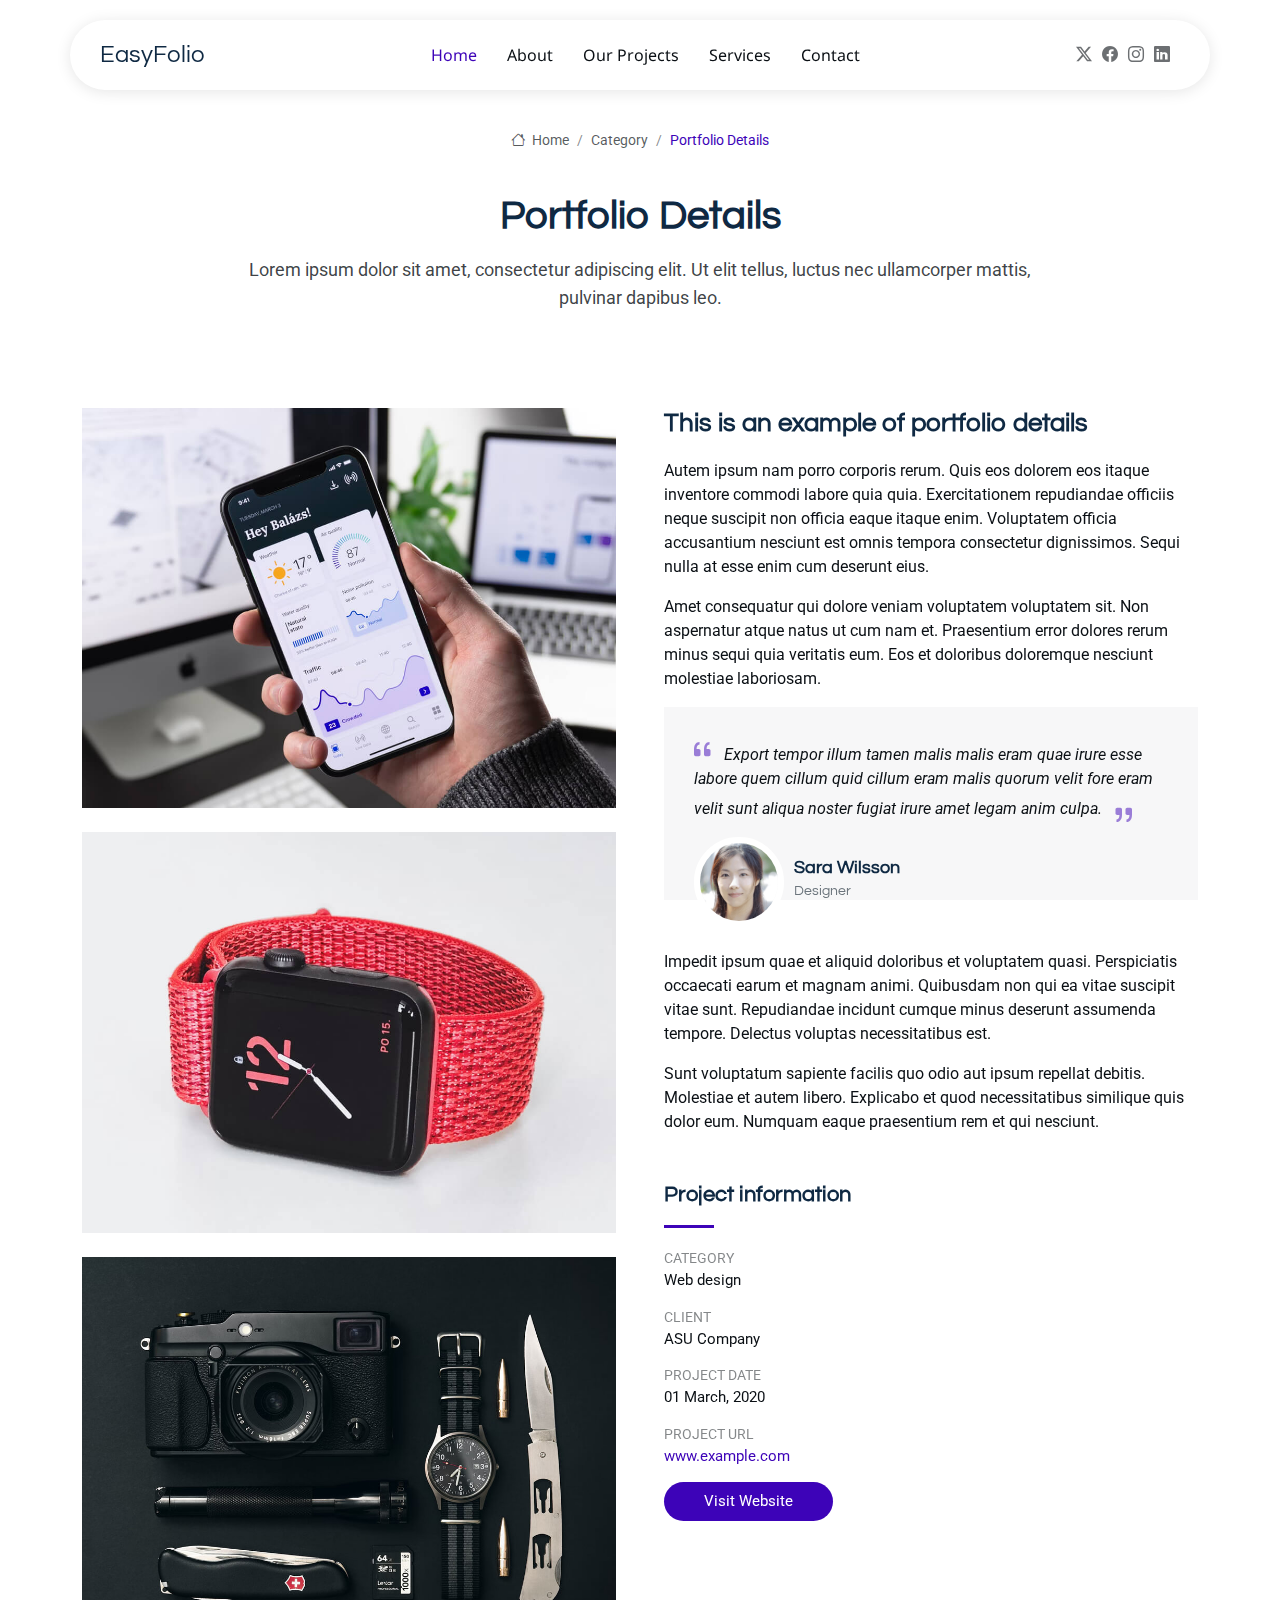
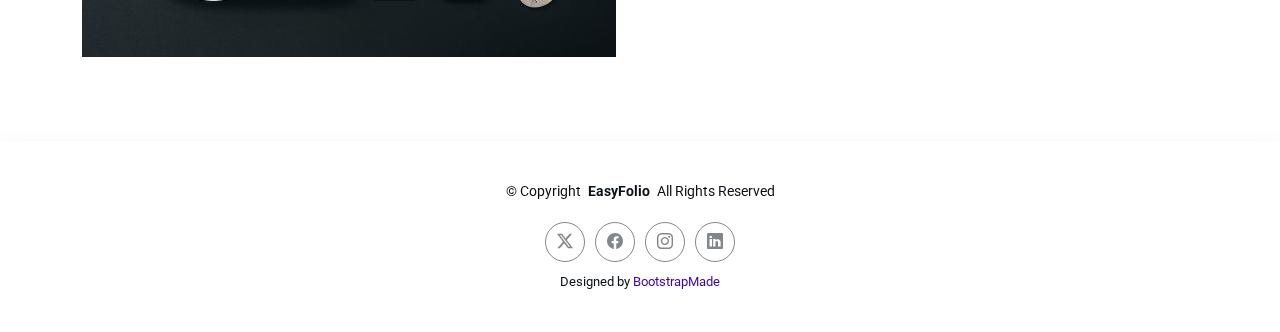
<file: portfolio-details.html>
<!DOCTYPE html>
<html lang="en">

<head>
  <meta charset="utf-8">
  <meta content="width=device-width, initial-scale=1.0" name="viewport">
  <title>Portfolio Details - EasyFolio Bootstrap Template</title>
  <meta name="description" content="">
  <meta name="keywords" content="">

  <!-- Favicons -->
  <link href="assets/img/favicon.png" rel="icon">
  <link href="assets/img/apple-touch-icon.png" rel="apple-touch-icon">

  <!-- Fonts -->
  <link href="https://fonts.googleapis.com" rel="preconnect">
  <link href="https://fonts.gstatic.com" rel="preconnect" crossorigin>
  <link href="https://fonts.googleapis.com/css2?family=Roboto:ital,wght@0,100;0,300;0,400;0,500;0,700;0,900;1,100;1,300;1,400;1,500;1,700;1,900&family=Noto+Sans:ital,wght@0,100;0,200;0,300;0,400;0,500;0,600;0,700;0,800;0,900;1,100;1,200;1,300;1,400;1,500;1,600;1,700;1,800;1,900&family=Questrial:wght@400&display=swap" rel="stylesheet">

  <!-- Vendor CSS Files -->
  <link href="assets/vendor/bootstrap/css/bootstrap.min.css" rel="stylesheet">
  <link href="assets/vendor/bootstrap-icons/bootstrap-icons.css" rel="stylesheet">
  <link href="assets/vendor/aos/aos.css" rel="stylesheet">
  <link href="assets/vendor/glightbox/css/glightbox.min.css" rel="stylesheet">
  <link href="assets/vendor/swiper/swiper-bundle.min.css" rel="stylesheet">

  <!-- Main CSS File -->
  <link href="assets/css/main.css" rel="stylesheet">

  <!-- =======================================================
  * Template Name: EasyFolio
  * Template URL: https://bootstrapmade.com/easyfolio-bootstrap-portfolio-template/
  * Updated: Feb 11 2025 with Bootstrap v5.3.3
  * Author: BootstrapMade.com
  * License: https://bootstrapmade.com/license/
  ======================================================== -->
</head>

<body class="portfolio-details-page">

  <header id="header" class="header d-flex align-items-center sticky-top">
    <div class="header-container container-fluid container-xl position-relative d-flex align-items-center justify-content-between">

      <a href="index.html" class="logo d-flex align-items-center me-auto me-xl-0">
        <!-- Uncomment the line below if you also wish to use an image logo -->
        <!-- <img src="assets/img/logo.png" alt=""> -->
        <h1 class="sitename">EasyFolio</h1>
      </a>

      <nav id="navmenu" class="navmenu">
        <ul>
          <li><a href="#hero" class="active">Home</a></li>
          <li><a href="#about">About</a></li>
          <!-- <li><a href="#resume">Resume</a></li> -->
          <li><a href="#ourproject">Our Projects</a></li>
          <li><a href="#services">Services</a></li>
          <!-- <li class="dropdown"><a href="#"><span>Dropdown</span> <i class="bi bi-chevron-down toggle-dropdown"></i></a>
            <ul>
              <li><a href="#">Dropdown 1</a></li>
              <li class="dropdown"><a href="#"><span>Deep Dropdown</span> <i class="bi bi-chevron-down toggle-dropdown"></i></a>
                <ul>
                  <li><a href="#">Deep Dropdown 1</a></li>
                  <li><a href="#">Deep Dropdown 2</a></li>
                  <li><a href="#">Deep Dropdown 3</a></li>
                  <li><a href="#">Deep Dropdown 4</a></li>
                  <li><a href="#">Deep Dropdown 5</a></li>
                </ul>
              </li>
              <li><a href="#">Dropdown 2</a></li>
              <li><a href="#">Dropdown 3</a></li>
              <li><a href="#">Dropdown 4</a></li>
            </ul>
          </li> -->
          <li><a href="#contact">Contact</a></li>
        </ul>
        <i class="mobile-nav-toggle d-xl-none bi bi-list"></i>
      </nav>

      <div class="header-social-links">
        <a href="#" class="twitter"><i class="bi bi-twitter-x"></i></a>
        <a href="#" class="facebook"><i class="bi bi-facebook"></i></a>
        <a href="#" class="instagram"><i class="bi bi-instagram"></i></a>
        <a href="#" class="linkedin"><i class="bi bi-linkedin"></i></a>
      </div>

    </div>
  </header>

  <main class="main">

    <!-- Page Title -->
    <div class="page-title">
      <div class="breadcrumbs">
        <nav aria-label="breadcrumb">
          <ol class="breadcrumb">
            <li class="breadcrumb-item"><a href="#"><i class="bi bi-house"></i> Home</a></li>
            <li class="breadcrumb-item"><a href="#">Category</a></li>
            <li class="breadcrumb-item active current">Portfolio Details</li>
          </ol>
        </nav>
      </div>

      <div class="title-wrapper">
        <h1>Portfolio Details</h1>
        <p>Lorem ipsum dolor sit amet, consectetur adipiscing elit. Ut elit tellus, luctus nec ullamcorper mattis, pulvinar dapibus leo.</p>
      </div>
    </div><!-- End Page Title -->

    <!-- Portfolio Details Section -->
    <section id="portfolio-details" class="portfolio-details section">

      <div class="container" data-aos="fade-up">

        <div class="row gy-4 g-lg-5">
          <div class="col-lg-6">
            <img src="assets/img/portfolio/app-1.jpg" class="img-fluid mb-4" alt="">
            <img src="assets/img/portfolio/product-1.jpg" class="img-fluid mb-4" alt="">
            <!-- <img src="assets/img/portfolio/books-1.jpg" class="img-fluid mb-4" alt="">
            <img src="assets/img/portfolio/books-2.jpg" class="img-fluid mb-4" alt=""> -->
            <img src="assets/img/portfolio/product-2.jpg" class="img-fluid mb-4" alt="">
          </div>

          <div class="col-lg-6">

            <div class="position-sticky" style="top: 40px">
              <div class="portfolio-description">
                <h2>This is an example of portfolio details</h2>
                <p>
                  Autem ipsum nam porro corporis rerum. Quis eos dolorem eos itaque inventore commodi labore quia quia. Exercitationem repudiandae officiis neque suscipit non officia eaque itaque enim. Voluptatem officia accusantium nesciunt est omnis tempora consectetur dignissimos. Sequi nulla at esse enim cum deserunt eius.
                </p>
                <p>
                  Amet consequatur qui dolore veniam voluptatem voluptatem sit. Non aspernatur atque natus ut cum nam et. Praesentium error dolores rerum minus sequi quia veritatis eum. Eos et doloribus doloremque nesciunt molestiae laboriosam.
                </p>

                <div class="testimonial-item">
                  <p>
                    <i class="bi bi-quote quote-icon-left"></i>
                    <span>Export tempor illum tamen malis malis eram quae irure esse labore quem cillum quid cillum eram malis quorum velit fore eram velit sunt aliqua noster fugiat irure amet legam anim culpa.</span>
                    <i class="bi bi-quote quote-icon-right"></i>
                  </p>
                  <div>
                    <img src="assets/img/testimonials/testimonials-2.jpg" class="testimonial-img" alt="">
                    <h3>Sara Wilsson</h3>
                    <h4>Designer</h4>
                  </div>
                </div>

                <p>
                  Impedit ipsum quae et aliquid doloribus et voluptatem quasi. Perspiciatis occaecati earum et magnam animi. Quibusdam non qui ea vitae suscipit vitae sunt. Repudiandae incidunt cumque minus deserunt assumenda tempore. Delectus voluptas necessitatibus est.
                </p>

                <p>
                  Sunt voluptatum sapiente facilis quo odio aut ipsum repellat debitis. Molestiae et autem libero. Explicabo et quod necessitatibus similique quis dolor eum. Numquam eaque praesentium rem et qui nesciunt.
                </p>

              </div>

              <div class="portfolio-info mt-5">
                <h3>Project information</h3>
                <ul>
                  <li><strong>Category</strong> Web design</li>
                  <li><strong>Client</strong> ASU Company</li>
                  <li><strong>Project date</strong> 01 March, 2020</li>
                  <li><strong>Project URL</strong> <a href="#">www.example.com</a></li>
                  <li><a href="#" class="btn-visit align-self-start">Visit Website</a></li>
                </ul>
              </div>
            </div>

          </div>
        </div>

      </div>

    </section><!-- /Portfolio Details Section -->

  </main>

  <footer id="footer" class="footer">

    <div class="container">
      <div class="copyright text-center ">
        <p>© <span>Copyright</span> <strong class="px-1 sitename">EasyFolio</strong> <span>All Rights Reserved</span></p>
      </div>
      <div class="social-links d-flex justify-content-center">
        <a href=""><i class="bi bi-twitter-x"></i></a>
        <a href=""><i class="bi bi-facebook"></i></a>
        <a href=""><i class="bi bi-instagram"></i></a>
        <a href=""><i class="bi bi-linkedin"></i></a>
      </div>
      <div class="credits">
        <!-- All the links in the footer should remain intact. -->
        <!-- You can delete the links only if you've purchased the pro version. -->
        <!-- Licensing information: https://bootstrapmade.com/license/ -->
        <!-- Purchase the pro version with working PHP/AJAX contact form: [buy-url] -->
        Designed by <a href="https://bootstrapmade.com/">BootstrapMade</a>
      </div>
    </div>

  </footer>

  <!-- Scroll Top -->
  <a href="#" id="scroll-top" class="scroll-top d-flex align-items-center justify-content-center"><i class="bi bi-arrow-up-short"></i></a>

  <!-- Vendor JS Files -->
  <script src="assets/vendor/bootstrap/js/bootstrap.bundle.min.js"></script>
  <script src="assets/vendor/php-email-form/validate.js"></script>
  <script src="assets/vendor/aos/aos.js"></script>
  <script src="assets/vendor/waypoints/noframework.waypoints.js"></script>
  <script src="assets/vendor/glightbox/js/glightbox.min.js"></script>
  <script src="assets/vendor/imagesloaded/imagesloaded.pkgd.min.js"></script>
  <script src="assets/vendor/isotope-layout/isotope.pkgd.min.js"></script>
  <script src="assets/vendor/swiper/swiper-bundle.min.js"></script>

  <!-- Main JS File -->
  <script src="assets/js/main.js"></script>

</body>

</html>
</file>
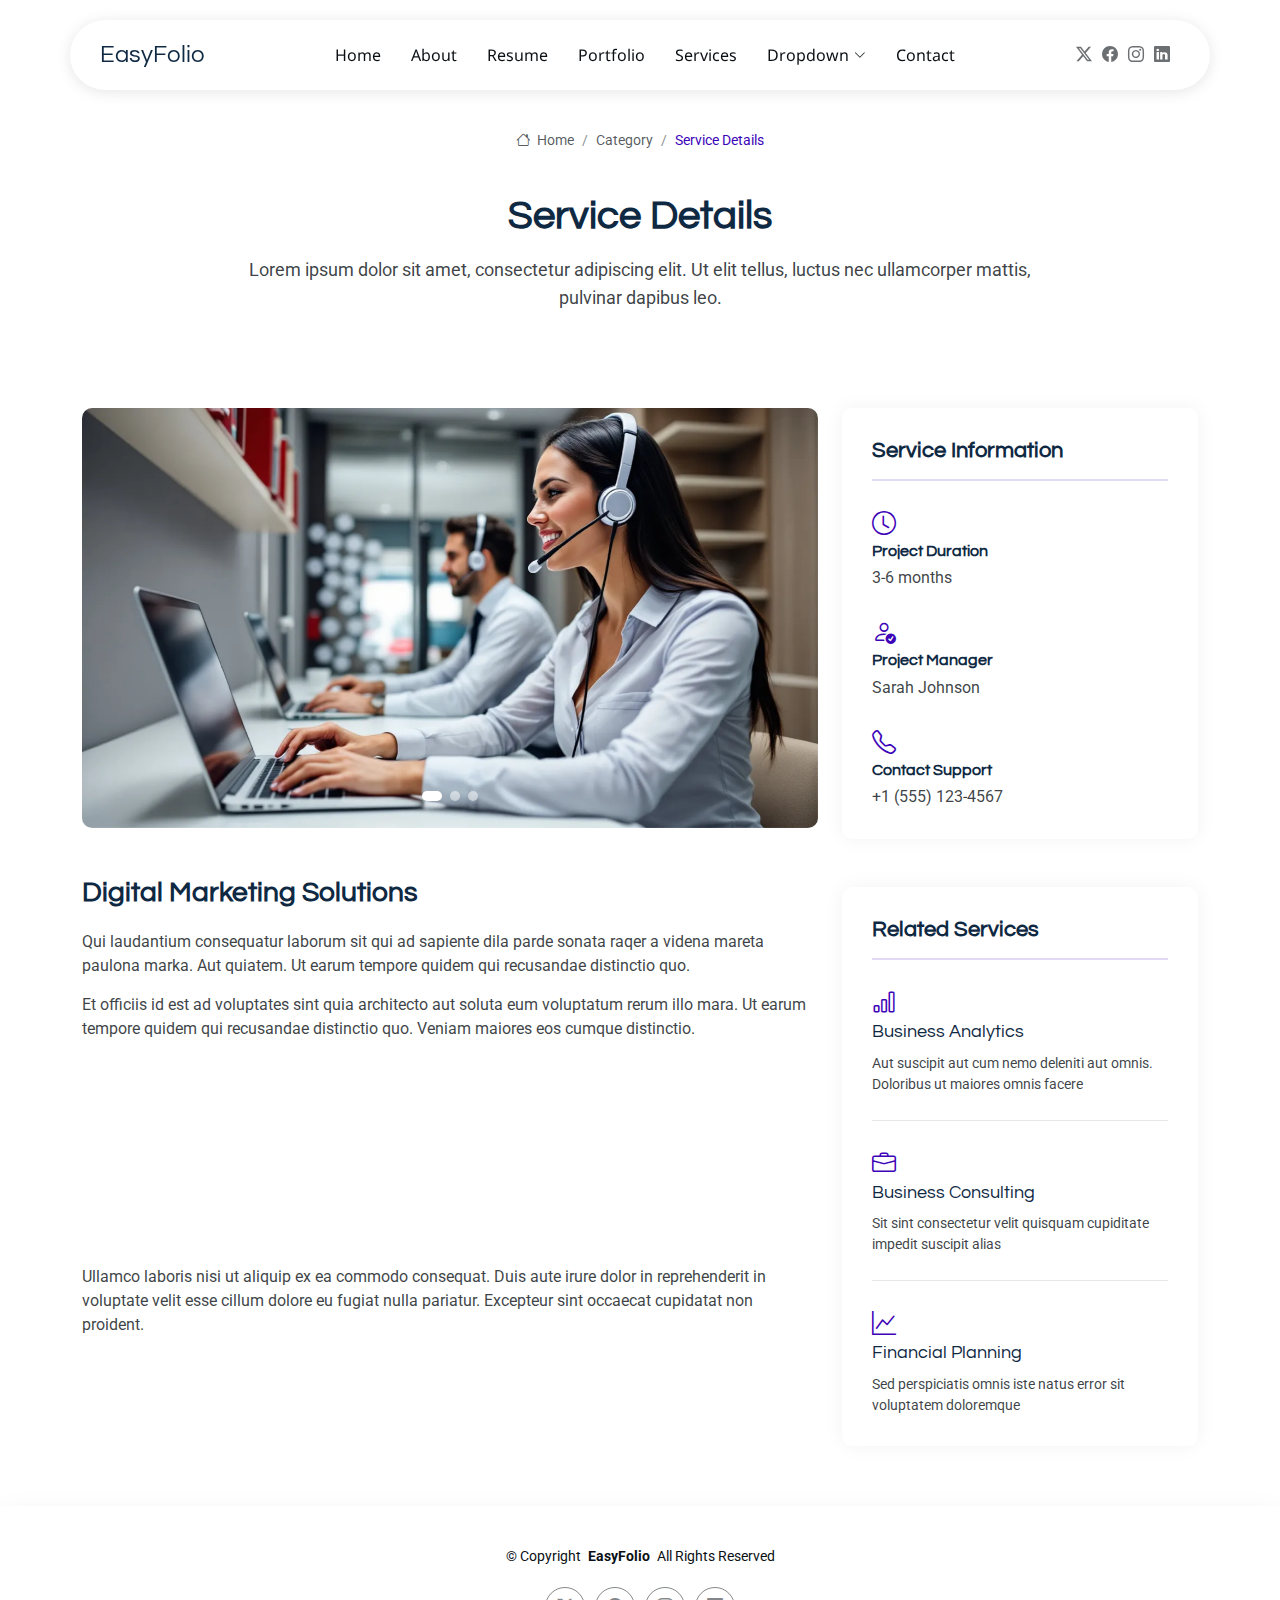
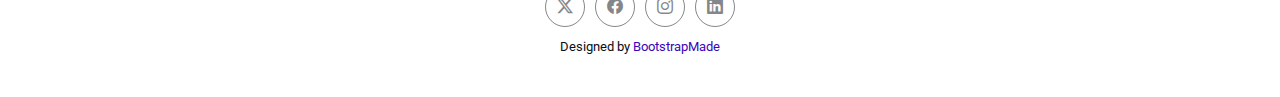
<file: service-details.html>
<!DOCTYPE html>
<html lang="en">

<head>
  <meta charset="utf-8">
  <meta content="width=device-width, initial-scale=1.0" name="viewport">
  <title>Service Details - EasyFolio Bootstrap Template</title>
  <meta name="description" content="">
  <meta name="keywords" content="">

  <!-- Favicons -->
  <link href="assets/img/favicon.png" rel="icon">
  <link href="assets/img/apple-touch-icon.png" rel="apple-touch-icon">

  <!-- Fonts -->
  <link href="https://fonts.googleapis.com" rel="preconnect">
  <link href="https://fonts.gstatic.com" rel="preconnect" crossorigin>
  <link href="https://fonts.googleapis.com/css2?family=Roboto:ital,wght@0,100;0,300;0,400;0,500;0,700;0,900;1,100;1,300;1,400;1,500;1,700;1,900&family=Noto+Sans:ital,wght@0,100;0,200;0,300;0,400;0,500;0,600;0,700;0,800;0,900;1,100;1,200;1,300;1,400;1,500;1,600;1,700;1,800;1,900&family=Questrial:wght@400&display=swap" rel="stylesheet">

  <!-- Vendor CSS Files -->
  <link href="assets/vendor/bootstrap/css/bootstrap.min.css" rel="stylesheet">
  <link href="assets/vendor/bootstrap-icons/bootstrap-icons.css" rel="stylesheet">
  <link href="assets/vendor/aos/aos.css" rel="stylesheet">
  <link href="assets/vendor/glightbox/css/glightbox.min.css" rel="stylesheet">
  <link href="assets/vendor/swiper/swiper-bundle.min.css" rel="stylesheet">

  <!-- Main CSS File -->
  <link href="assets/css/main.css" rel="stylesheet">

  <!-- =======================================================
  * Template Name: EasyFolio
  * Template URL: https://bootstrapmade.com/easyfolio-bootstrap-portfolio-template/
  * Updated: Feb 11 2025 with Bootstrap v5.3.3
  * Author: BootstrapMade.com
  * License: https://bootstrapmade.com/license/
  ======================================================== -->
</head>

<body class="service-details-page">

  <header id="header" class="header d-flex align-items-center sticky-top">
    <div class="header-container container-fluid container-xl position-relative d-flex align-items-center justify-content-between">

      <a href="index.html" class="logo d-flex align-items-center me-auto me-xl-0">
        <!-- Uncomment the line below if you also wish to use an image logo -->
        <!-- <img src="assets/img/logo.png" alt=""> -->
        <h1 class="sitename">EasyFolio</h1>
      </a>

      <nav id="navmenu" class="navmenu">
        <ul>
          <li><a href="#hero">Home</a></li>
          <li><a href="#about">About</a></li>
          <li><a href="#resume">Resume</a></li>
          <li><a href="#portfolio">Portfolio</a></li>
          <li><a href="#services">Services</a></li>
          <li class="dropdown"><a href="#"><span>Dropdown</span> <i class="bi bi-chevron-down toggle-dropdown"></i></a>
            <ul>
              <li><a href="#">Dropdown 1</a></li>
              <li class="dropdown"><a href="#"><span>Deep Dropdown</span> <i class="bi bi-chevron-down toggle-dropdown"></i></a>
                <ul>
                  <li><a href="#">Deep Dropdown 1</a></li>
                  <li><a href="#">Deep Dropdown 2</a></li>
                  <li><a href="#">Deep Dropdown 3</a></li>
                  <li><a href="#">Deep Dropdown 4</a></li>
                  <li><a href="#">Deep Dropdown 5</a></li>
                </ul>
              </li>
              <li><a href="#">Dropdown 2</a></li>
              <li><a href="#">Dropdown 3</a></li>
              <li><a href="#">Dropdown 4</a></li>
            </ul>
          </li>
          <li><a href="#contact">Contact</a></li>
        </ul>
        <i class="mobile-nav-toggle d-xl-none bi bi-list"></i>
      </nav>

      <div class="header-social-links">
        <a href="#" class="twitter"><i class="bi bi-twitter-x"></i></a>
        <a href="#" class="facebook"><i class="bi bi-facebook"></i></a>
        <a href="#" class="instagram"><i class="bi bi-instagram"></i></a>
        <a href="#" class="linkedin"><i class="bi bi-linkedin"></i></a>
      </div>

    </div>
  </header>

  <main class="main">

    <!-- Page Title -->
    <div class="page-title">
      <div class="breadcrumbs">
        <nav aria-label="breadcrumb">
          <ol class="breadcrumb">
            <li class="breadcrumb-item"><a href="#"><i class="bi bi-house"></i> Home</a></li>
            <li class="breadcrumb-item"><a href="#">Category</a></li>
            <li class="breadcrumb-item active current">Service Details</li>
          </ol>
        </nav>
      </div>

      <div class="title-wrapper">
        <h1>Service Details</h1>
        <p>Lorem ipsum dolor sit amet, consectetur adipiscing elit. Ut elit tellus, luctus nec ullamcorper mattis, pulvinar dapibus leo.</p>
      </div>
    </div><!-- End Page Title -->

    <!-- Service Details Section -->
    <section id="service-details" class="service-details section">

      <div class="container" data-aos="fade-up" data-aos-delay="100">

        <div class="row gy-4">

          <div class="col-lg-8">
            <div class="service-details-slider swiper init-swiper">
              <script type="application/json" class="swiper-config">
                {
                  "loop": true,
                  "speed": 600,
                  "autoplay": {
                    "delay": 5000
                  },
                  "slidesPerView": 1,
                  "pagination": {
                    "el": ".swiper-pagination",
                    "type": "bullets",
                    "clickable": true
                  }
                }
              </script>
              <div class="swiper-wrapper align-items-center">
                <div class="swiper-slide">
                  <img src="assets/img/services-1.webp" alt="" class="img-fluid" loading="lazy">
                </div>
                <div class="swiper-slide">
                  <img src="assets/img/services-2.webp" alt="" class="img-fluid" loading="lazy">
                </div>
                <div class="swiper-slide">
                  <img src="assets/img/services-3.webp" alt="" class="img-fluid" loading="lazy">
                </div>
              </div>
              <div class="swiper-pagination"></div>
            </div>

            <div class="content mt-5">
              <h3>Digital Marketing Solutions</h3>
              <p>
                Qui laudantium consequatur laborum sit qui ad sapiente dila parde sonata raqer a videna mareta paulona marka. Aut quiatem. Ut earum tempore quidem qui recusandae distinctio quo.
              </p>
              <p>
                Et officiis id est ad voluptates sint quia architecto aut soluta eum voluptatum rerum illo mara. Ut earum tempore quidem qui recusandae distinctio quo. Veniam maiores eos cumque distinctio.
              </p>

              <div class="features mt-4">
                <div class="row gy-4">
                  <div class="col-md-6" data-aos="fade-up" data-aos-delay="100">
                    <div class="feature-box d-flex align-items-center">
                      <i class="bi bi-check"></i>
                      <h4>Search Engine Optimization</h4>
                    </div>
                  </div>
                  <div class="col-md-6" data-aos="fade-up" data-aos-delay="200">
                    <div class="feature-box d-flex align-items-center">
                      <i class="bi bi-check"></i>
                      <h4>Social Media Marketing</h4>
                    </div>
                  </div>
                  <div class="col-md-6" data-aos="fade-up" data-aos-delay="300">
                    <div class="feature-box d-flex align-items-center">
                      <i class="bi bi-check"></i>
                      <h4>Content Marketing Strategy</h4>
                    </div>
                  </div>
                  <div class="col-md-6" data-aos="fade-up" data-aos-delay="400">
                    <div class="feature-box d-flex align-items-center">
                      <i class="bi bi-check"></i>
                      <h4>Email Marketing Campaigns</h4>
                    </div>
                  </div>
                </div>
              </div>

              <p class="mt-4">
                Ullamco laboris nisi ut aliquip ex ea commodo consequat. Duis aute irure dolor in reprehenderit in voluptate velit esse cillum dolore eu fugiat nulla pariatur. Excepteur sint occaecat cupidatat non proident.
              </p>
            </div>
          </div>

          <div class="col-lg-4">
            <div class="service-info">
              <h4>Service Information</h4>
              <div class="info-item">
                <i class="bi bi-clock"></i>
                <h5>Project Duration</h5>
                <p>3-6 months</p>
              </div>
              <div class="info-item">
                <i class="bi bi-person-check"></i>
                <h5>Project Manager</h5>
                <p>Sarah Johnson</p>
              </div>
              <div class="info-item">
                <i class="bi bi-telephone"></i>
                <h5>Contact Support</h5>
                <p>+1 (555) 123-4567</p>
              </div>
            </div>

            <div class="related-services mt-5">
              <h4>Related Services</h4>
              <div class="service-item">
                <i class="bi bi-bar-chart"></i>
                <h5><a href="#">Business Analytics</a></h5>
                <p>Aut suscipit aut cum nemo deleniti aut omnis. Doloribus ut maiores omnis facere</p>
              </div>
              <div class="service-item">
                <i class="bi bi-briefcase"></i>
                <h5><a href="#">Business Consulting</a></h5>
                <p>Sit sint consectetur velit quisquam cupiditate impedit suscipit alias</p>
              </div>
              <div class="service-item">
                <i class="bi bi-graph-up"></i>
                <h5><a href="#">Financial Planning</a></h5>
                <p>Sed perspiciatis omnis iste natus error sit voluptatem doloremque</p>
              </div>
            </div>
          </div>

        </div>

      </div>

    </section><!-- /Service Details Section -->

  </main>

  <footer id="footer" class="footer">

    <div class="container">
      <div class="copyright text-center ">
        <p>© <span>Copyright</span> <strong class="px-1 sitename">EasyFolio</strong> <span>All Rights Reserved</span></p>
      </div>
      <div class="social-links d-flex justify-content-center">
        <a href=""><i class="bi bi-twitter-x"></i></a>
        <a href=""><i class="bi bi-facebook"></i></a>
        <a href=""><i class="bi bi-instagram"></i></a>
        <a href=""><i class="bi bi-linkedin"></i></a>
      </div>
      <div class="credits">
        <!-- All the links in the footer should remain intact. -->
        <!-- You can delete the links only if you've purchased the pro version. -->
        <!-- Licensing information: https://bootstrapmade.com/license/ -->
        <!-- Purchase the pro version with working PHP/AJAX contact form: [buy-url] -->
        Designed by <a href="https://bootstrapmade.com/">BootstrapMade</a>
      </div>
    </div>

  </footer>

  <!-- Scroll Top -->
  <a href="#" id="scroll-top" class="scroll-top d-flex align-items-center justify-content-center"><i class="bi bi-arrow-up-short"></i></a>

  <!-- Vendor JS Files -->
  <script src="assets/vendor/bootstrap/js/bootstrap.bundle.min.js"></script>
  <script src="assets/vendor/php-email-form/validate.js"></script>
  <script src="assets/vendor/aos/aos.js"></script>
  <script src="assets/vendor/waypoints/noframework.waypoints.js"></script>
  <script src="assets/vendor/glightbox/js/glightbox.min.js"></script>
  <script src="assets/vendor/imagesloaded/imagesloaded.pkgd.min.js"></script>
  <script src="assets/vendor/isotope-layout/isotope.pkgd.min.js"></script>
  <script src="assets/vendor/swiper/swiper-bundle.min.js"></script>

  <!-- Main JS File -->
  <script src="assets/js/main.js"></script>

</body>

</html>
</file>
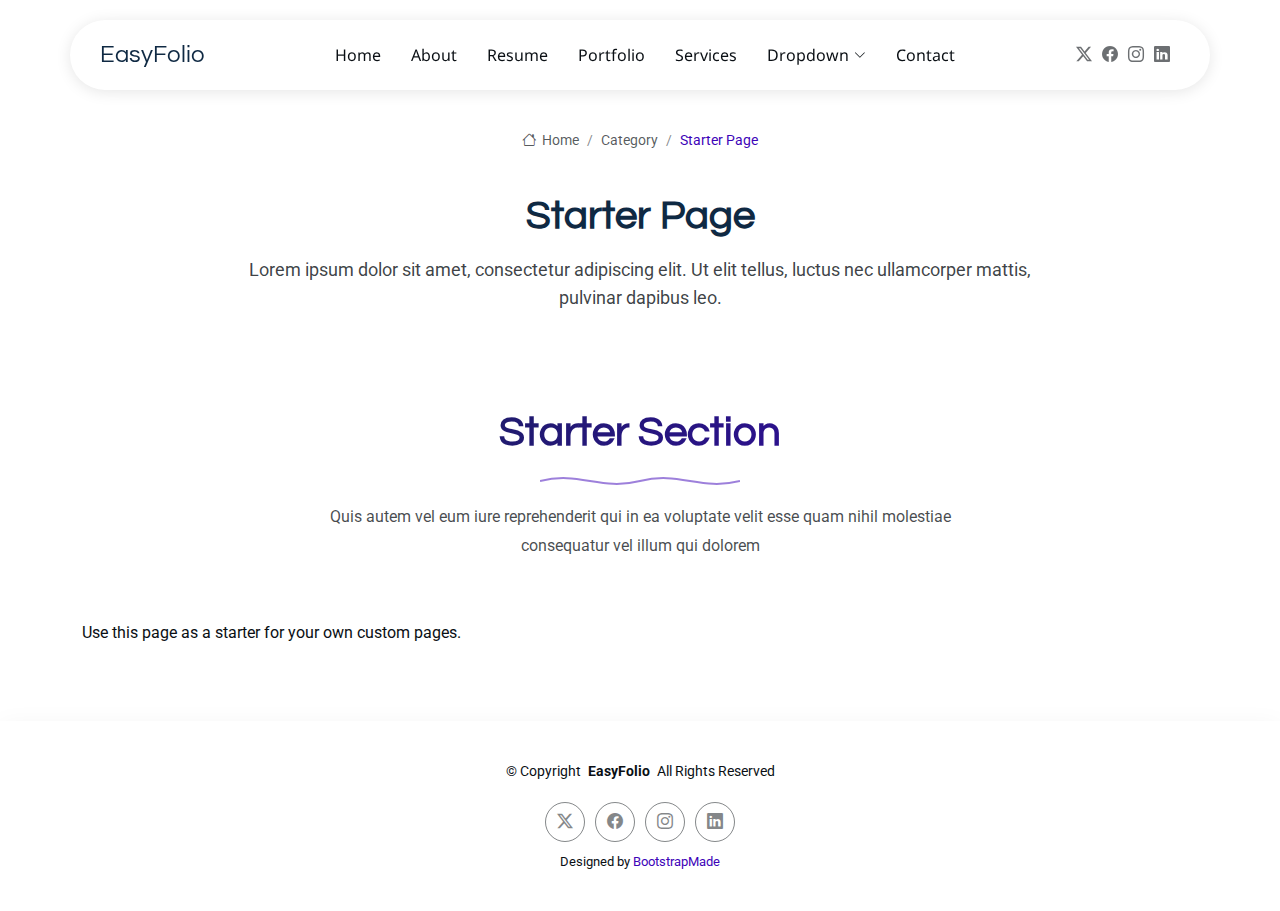
<file: starter-page.html>
<!DOCTYPE html>
<html lang="en">

<head>
  <meta charset="utf-8">
  <meta content="width=device-width, initial-scale=1.0" name="viewport">
  <title>Starter Page - EasyFolio Bootstrap Template</title>
  <meta name="description" content="">
  <meta name="keywords" content="">

  <!-- Favicons -->
  <link href="assets/img/favicon.png" rel="icon">
  <link href="assets/img/apple-touch-icon.png" rel="apple-touch-icon">

  <!-- Fonts -->
  <link href="https://fonts.googleapis.com" rel="preconnect">
  <link href="https://fonts.gstatic.com" rel="preconnect" crossorigin>
  <link href="https://fonts.googleapis.com/css2?family=Roboto:ital,wght@0,100;0,300;0,400;0,500;0,700;0,900;1,100;1,300;1,400;1,500;1,700;1,900&family=Noto+Sans:ital,wght@0,100;0,200;0,300;0,400;0,500;0,600;0,700;0,800;0,900;1,100;1,200;1,300;1,400;1,500;1,600;1,700;1,800;1,900&family=Questrial:wght@400&display=swap" rel="stylesheet">

  <!-- Vendor CSS Files -->
  <link href="assets/vendor/bootstrap/css/bootstrap.min.css" rel="stylesheet">
  <link href="assets/vendor/bootstrap-icons/bootstrap-icons.css" rel="stylesheet">
  <link href="assets/vendor/aos/aos.css" rel="stylesheet">
  <link href="assets/vendor/glightbox/css/glightbox.min.css" rel="stylesheet">
  <link href="assets/vendor/swiper/swiper-bundle.min.css" rel="stylesheet">

  <!-- Main CSS File -->
  <link href="assets/css/main.css" rel="stylesheet">

  <!-- =======================================================
  * Template Name: EasyFolio
  * Template URL: https://bootstrapmade.com/easyfolio-bootstrap-portfolio-template/
  * Updated: Feb 11 2025 with Bootstrap v5.3.3
  * Author: BootstrapMade.com
  * License: https://bootstrapmade.com/license/
  ======================================================== -->
</head>

<body class="starter-page-page">

  <header id="header" class="header d-flex align-items-center sticky-top">
    <div class="header-container container-fluid container-xl position-relative d-flex align-items-center justify-content-between">

      <a href="index.html" class="logo d-flex align-items-center me-auto me-xl-0">
        <!-- Uncomment the line below if you also wish to use an image logo -->
        <!-- <img src="assets/img/logo.png" alt=""> -->
        <h1 class="sitename">EasyFolio</h1>
      </a>

      <nav id="navmenu" class="navmenu">
        <ul>
          <li><a href="#hero">Home</a></li>
          <li><a href="#about">About</a></li>
          <li><a href="#resume">Resume</a></li>
          <li><a href="#portfolio">Portfolio</a></li>
          <li><a href="#services">Services</a></li>
          <li class="dropdown"><a href="#"><span>Dropdown</span> <i class="bi bi-chevron-down toggle-dropdown"></i></a>
            <ul>
              <li><a href="#">Dropdown 1</a></li>
              <li class="dropdown"><a href="#"><span>Deep Dropdown</span> <i class="bi bi-chevron-down toggle-dropdown"></i></a>
                <ul>
                  <li><a href="#">Deep Dropdown 1</a></li>
                  <li><a href="#">Deep Dropdown 2</a></li>
                  <li><a href="#">Deep Dropdown 3</a></li>
                  <li><a href="#">Deep Dropdown 4</a></li>
                  <li><a href="#">Deep Dropdown 5</a></li>
                </ul>
              </li>
              <li><a href="#">Dropdown 2</a></li>
              <li><a href="#">Dropdown 3</a></li>
              <li><a href="#">Dropdown 4</a></li>
            </ul>
          </li>
          <li><a href="#contact">Contact</a></li>
        </ul>
        <i class="mobile-nav-toggle d-xl-none bi bi-list"></i>
      </nav>

      <div class="header-social-links">
        <a href="#" class="twitter"><i class="bi bi-twitter-x"></i></a>
        <a href="#" class="facebook"><i class="bi bi-facebook"></i></a>
        <a href="#" class="instagram"><i class="bi bi-instagram"></i></a>
        <a href="#" class="linkedin"><i class="bi bi-linkedin"></i></a>
      </div>

    </div>
  </header>

  <main class="main">

    <!-- Page Title -->
    <div class="page-title">
      <div class="breadcrumbs">
        <nav aria-label="breadcrumb">
          <ol class="breadcrumb">
            <li class="breadcrumb-item"><a href="#"><i class="bi bi-house"></i> Home</a></li>
            <li class="breadcrumb-item"><a href="#">Category</a></li>
            <li class="breadcrumb-item active current">Starter Page</li>
          </ol>
        </nav>
      </div>

      <div class="title-wrapper">
        <h1>Starter Page</h1>
        <p>Lorem ipsum dolor sit amet, consectetur adipiscing elit. Ut elit tellus, luctus nec ullamcorper mattis, pulvinar dapibus leo.</p>
      </div>
    </div><!-- End Page Title -->

    <!-- Starter Section Section -->
    <section id="starter-section" class="starter-section section">

      <!-- Section Title -->
      <div class="container section-title" data-aos="fade-up">
        <h2>Starter Section</h2>
        <div class="title-shape">
          <svg viewBox="0 0 200 20" xmlns="http://www.w3.org/2000/svg">
            <path d="M 0,10 C 40,0 60,20 100,10 C 140,0 160,20 200,10" fill="none" stroke="currentColor" stroke-width="2"></path>
          </svg>
        </div>
        <p>Quis autem vel eum iure reprehenderit qui in ea voluptate velit esse quam nihil molestiae consequatur vel illum qui dolorem</p>
      </div><!-- End Section Title -->

      <div class="container" data-aos="fade-up">
        <p>Use this page as a starter for your own custom pages.</p>
      </div>

    </section><!-- /Starter Section Section -->

  </main>

  <footer id="footer" class="footer">

    <div class="container">
      <div class="copyright text-center ">
        <p>© <span>Copyright</span> <strong class="px-1 sitename">EasyFolio</strong> <span>All Rights Reserved</span></p>
      </div>
      <div class="social-links d-flex justify-content-center">
        <a href=""><i class="bi bi-twitter-x"></i></a>
        <a href=""><i class="bi bi-facebook"></i></a>
        <a href=""><i class="bi bi-instagram"></i></a>
        <a href=""><i class="bi bi-linkedin"></i></a>
      </div>
      <div class="credits">
        <!-- All the links in the footer should remain intact. -->
        <!-- You can delete the links only if you've purchased the pro version. -->
        <!-- Licensing information: https://bootstrapmade.com/license/ -->
        <!-- Purchase the pro version with working PHP/AJAX contact form: [buy-url] -->
        Designed by <a href="https://bootstrapmade.com/">BootstrapMade</a>
      </div>
    </div>

  </footer>

  <!-- Scroll Top -->
  <a href="#" id="scroll-top" class="scroll-top d-flex align-items-center justify-content-center"><i class="bi bi-arrow-up-short"></i></a>

  <!-- Vendor JS Files -->
  <script src="assets/vendor/bootstrap/js/bootstrap.bundle.min.js"></script>
  <script src="assets/vendor/php-email-form/validate.js"></script>
  <script src="assets/vendor/aos/aos.js"></script>
  <script src="assets/vendor/waypoints/noframework.waypoints.js"></script>
  <script src="assets/vendor/glightbox/js/glightbox.min.js"></script>
  <script src="assets/vendor/imagesloaded/imagesloaded.pkgd.min.js"></script>
  <script src="assets/vendor/isotope-layout/isotope.pkgd.min.js"></script>
  <script src="assets/vendor/swiper/swiper-bundle.min.js"></script>

  <!-- Main JS File -->
  <script src="assets/js/main.js"></script>

</body>

</html>
</file>
<file: assets/css/main.css>
/**
* Template Name: EasyFolio
* Template URL: https://bootstrapmade.com/easyfolio-bootstrap-portfolio-template/
* Updated: Feb 11 2025 with Bootstrap v5.3.3
* Author: BootstrapMade.com
* License: https://bootstrapmade.com/license/
*/

/*--------------------------------------------------------------
# Font & Color Variables
# Help: https://bootstrapmade.com/color-system/
--------------------------------------------------------------*/
/* Fonts */
:root {
  --default-font: "Roboto",  system-ui, -apple-system, "Segoe UI", Roboto, "Helvetica Neue", Arial, "Noto Sans", "Liberation Sans", sans-serif, "Apple Color Emoji", "Segoe UI Emoji", "Segoe UI Symbol", "Noto Color Emoji";
  --heading-font: "Questrial",  sans-serif;
  --nav-font: "Noto Sans",  sans-serif;
}

/* Global Colors - The following color variables are used throughout the website. Updating them here will change the color scheme of the entire website */
:root { 
  --background-color: #ffffff; /* Background color for the entire website, including individual sections */
  --default-color: #0a0f14; /* Default color used for the majority of the text content across the entire website */
  --heading-color: #0f2943; /* Color for headings, subheadings and title throughout the website */
  --accent-color: #3d03b8; /* Accent color that represents your brand on the website. It's used for buttons, links, and other elements that need to stand out */
  --surface-color: #ffffff; /* The surface color is used as a background of boxed elements within sections, such as cards, icon boxes, or other elements that require a visual separation from the global background. */
  --contrast-color: #ffffff; /* Contrast color for text, ensuring readability against backgrounds of accent, heading, or default colors. */
}

/* Nav Menu Colors - The following color variables are used specifically for the navigation menu. They are separate from the global colors to allow for more customization options */
:root {
  --nav-color: #0a0f14;  /* The default color of the main navmenu links */
  --nav-hover-color: #3d03b8; /* Applied to main navmenu links when they are hovered over or active */
  --nav-mobile-background-color: #ffffff; /* Used as the background color for mobile navigation menu */
  --nav-dropdown-background-color: #ffffff; /* Used as the background color for dropdown items that appear when hovering over primary navigation items */
  --nav-dropdown-color: #0a0f14; /* Used for navigation links of the dropdown items in the navigation menu. */
  --nav-dropdown-hover-color: #3d03b8; /* Similar to --nav-hover-color, this color is applied to dropdown navigation links when they are hovered over. */
}

/* Color Presets - These classes override global colors when applied to any section or element, providing reuse of the sam color scheme. */

.light-background {
  --background-color: #faf9fb;
  --surface-color: #ffffff;
}

.dark-background {
  --background-color: #060606;
  --default-color: #ffffff;
  --heading-color: #ffffff;
  --surface-color: #252525;
  --contrast-color: #ffffff;
}

/* Smooth scroll */
:root {
  scroll-behavior: smooth;
}

/*--------------------------------------------------------------
# General Styling & Shared Classes
--------------------------------------------------------------*/
body {
  color: var(--default-color);
  background-color: var(--background-color);
  font-family: var(--default-font);
}

a {
  color: var(--accent-color);
  text-decoration: none;
  transition: 0.3s;
}

a:hover {
  color: color-mix(in srgb, var(--accent-color), transparent 25%);
  text-decoration: none;
}

h1,
h2,
h3,
h4,
h5,
h6 {
  color: var(--heading-color);
  font-family: var(--heading-font);
}

/* PHP Email Form Messages
------------------------------*/
.php-email-form .error-message {
  display: none;
  background: #df1529;
  color: #ffffff;
  text-align: left;
  padding: 15px;
  margin-bottom: 24px;
  font-weight: 600;
}

.php-email-form .sent-message {
  display: none;
  color: #ffffff;
  background: #059652;
  text-align: center;
  padding: 15px;
  margin-bottom: 24px;
  font-weight: 600;
}

.php-email-form .loading {
  display: none;
  background: var(--surface-color);
  text-align: center;
  padding: 15px;
  margin-bottom: 24px;
}

.php-email-form .loading:before {
  content: "";
  display: inline-block;
  border-radius: 50%;
  width: 24px;
  height: 24px;
  margin: 0 10px -6px 0;
  border: 3px solid var(--accent-color);
  border-top-color: var(--surface-color);
  animation: php-email-form-loading 1s linear infinite;
}

@keyframes php-email-form-loading {
  0% {
    transform: rotate(0deg);
  }

  100% {
    transform: rotate(360deg);
  }
}

/*--------------------------------------------------------------
# Global Header
--------------------------------------------------------------*/
.header {
  color: var(--default-color);
  background-color: var(--background-color);
  padding: 20px 0;
  transition: all 0.5s;
  z-index: 997;
}

.header .header-container {
  background: var(--surface-color);
  border-radius: 50px;
  padding: 5px 25px;
  box-shadow: 0px 2px 15px rgba(0, 0, 0, 0.1);
}

.header .logo {
  line-height: 1;
}

.header .logo img {
  max-height: 36px;
  margin-right: 8px;
}

.header .logo h1 {
  font-size: 24px;
  margin: 0;
  padding-left: 5px;
  font-weight: 500;
  color: var(--heading-color);
}

.header .header-social-links {
  padding-right: 15px;
}

.header .header-social-links a {
  color: color-mix(in srgb, var(--default-color), transparent 40%);
  padding-left: 6px;
  display: inline-block;
  transition: 0.3s;
  font-size: 16px;
}

.header .header-social-links a:hover {
  color: var(--accent-color);
}

.header .header-social-links a i {
  line-height: 0px;
}

@media (max-width: 1200px) {
  .header {
    padding-top: 10px;
  }

  .header .header-container {
    margin-left: 10px;
    margin-right: 10px;
    padding: 10px 5px 10px 15px;
  }

  .header .logo {
    order: 1;
  }

  .header .header-social-links {
    order: 2;
  }

  .header .navmenu {
    order: 3;
  }
}

/*--------------------------------------------------------------
# Navigation Menu
--------------------------------------------------------------*/
/* Navmenu - Desktop */
@media (min-width: 1200px) {
  .navmenu {
    padding: 0;
  }

  .navmenu ul {
    margin: 0;
    padding: 0;
    display: flex;
    list-style: none;
    align-items: center;
  }

  .navmenu li {
    position: relative;
  }

  .navmenu a,
  .navmenu a:focus {
    color: var(--nav-color);
    padding: 18px 15px;
    font-size: 16px;
    font-family: var(--nav-font);
    font-weight: 400;
    display: flex;
    align-items: center;
    justify-content: space-between;
    white-space: nowrap;
    transition: 0.3s;
  }

  .navmenu a i,
  .navmenu a:focus i {
    font-size: 12px;
    line-height: 0;
    margin-left: 5px;
    transition: 0.3s;
  }

  .navmenu li:last-child a {
    padding-right: 0;
  }

  .navmenu li:hover>a,
  .navmenu .active,
  .navmenu .active:focus {
    color: var(--nav-hover-color);
  }

  .navmenu .dropdown ul {
    margin: 0;
    padding: 10px 0;
    background: var(--nav-dropdown-background-color);
    display: block;
    position: absolute;
    visibility: hidden;
    left: 14px;
    top: 130%;
    opacity: 0;
    transition: 0.3s;
    border-radius: 4px;
    z-index: 99;
    box-shadow: 0px 0px 30px rgba(0, 0, 0, 0.1);
  }

  .navmenu .dropdown ul li {
    min-width: 200px;
  }

  .navmenu .dropdown ul a {
    padding: 10px 20px;
    font-size: 15px;
    text-transform: none;
    color: var(--nav-dropdown-color);
  }

  .navmenu .dropdown ul a i {
    font-size: 12px;
  }

  .navmenu .dropdown ul a:hover,
  .navmenu .dropdown ul .active:hover,
  .navmenu .dropdown ul li:hover>a {
    color: var(--nav-dropdown-hover-color);
  }

  .navmenu .dropdown:hover>ul {
    opacity: 1;
    top: 100%;
    visibility: visible;
  }

  .navmenu .dropdown .dropdown ul {
    top: 0;
    left: -90%;
    visibility: hidden;
  }

  .navmenu .dropdown .dropdown:hover>ul {
    opacity: 1;
    top: 0;
    left: -100%;
    visibility: visible;
  }
}

/* Navmenu - Mobile */
@media (max-width: 1199px) {
  .mobile-nav-toggle {
    color: var(--nav-color);
    font-size: 28px;
    line-height: 0;
    margin-right: 10px;
    cursor: pointer;
    transition: color 0.3s;
  }

  .navmenu {
    padding: 0;
    z-index: 9997;
  }

  .navmenu ul {
    display: none;
    list-style: none;
    position: absolute;
    inset: 60px 20px 20px 20px;
    padding: 10px 0;
    margin: 0;
    border-radius: 6px;
    background-color: var(--nav-mobile-background-color);
    overflow-y: auto;
    transition: 0.3s;
    z-index: 9998;
    box-shadow: 0px 0px 30px rgba(0, 0, 0, 0.1);
  }

  .navmenu a,
  .navmenu a:focus {
    color: var(--nav-dropdown-color);
    padding: 10px 20px;
    font-family: var(--nav-font);
    font-size: 17px;
    font-weight: 500;
    display: flex;
    align-items: center;
    justify-content: space-between;
    white-space: nowrap;
    transition: 0.3s;
  }

  .navmenu a i,
  .navmenu a:focus i {
    font-size: 12px;
    line-height: 0;
    margin-left: 5px;
    width: 30px;
    height: 30px;
    display: flex;
    align-items: center;
    justify-content: center;
    border-radius: 50%;
    transition: 0.3s;
    background-color: color-mix(in srgb, var(--accent-color), transparent 90%);
  }

  .navmenu a i:hover,
  .navmenu a:focus i:hover {
    background-color: var(--accent-color);
    color: var(--contrast-color);
  }

  .navmenu a:hover,
  .navmenu .active,
  .navmenu .active:focus {
    color: var(--nav-dropdown-hover-color);
  }

  .navmenu .active i,
  .navmenu .active:focus i {
    background-color: var(--accent-color);
    color: var(--contrast-color);
    transform: rotate(180deg);
  }

  .navmenu .dropdown ul {
    position: static;
    display: none;
    z-index: 99;
    padding: 10px 0;
    margin: 10px 20px;
    background-color: var(--nav-dropdown-background-color);
    border: 1px solid color-mix(in srgb, var(--default-color), transparent 90%);
    box-shadow: none;
    transition: all 0.5s ease-in-out;
  }

  .navmenu .dropdown ul ul {
    background-color: rgba(33, 37, 41, 0.1);
  }

  .navmenu .dropdown>.dropdown-active {
    display: block;
    background-color: rgba(33, 37, 41, 0.03);
  }

  .mobile-nav-active {
    overflow: hidden;
  }

  .mobile-nav-active .mobile-nav-toggle {
    color: #fff;
    position: absolute;
    font-size: 32px;
    top: 15px;
    right: 15px;
    margin-right: 0;
    z-index: 9999;
  }

  .mobile-nav-active .navmenu {
    position: fixed;
    overflow: hidden;
    inset: 0;
    background: rgba(33, 37, 41, 0.8);
    transition: 0.3s;
  }

  .mobile-nav-active .navmenu>ul {
    display: block;
  }
}

/*--------------------------------------------------------------
# Global Footer
--------------------------------------------------------------*/
.footer {
  color: var(--default-color);
  background-color: var(--background-color);
  font-size: 14px;
  padding: 40px 0;
  position: relative;
  box-shadow: 0 5px 25px rgba(0, 0, 0, 0.05);
}

.footer .copyright p {
  margin-bottom: 0;
}

.footer .social-links {
  margin-top: 20px;
}

.footer .social-links a {
  display: flex;
  align-items: center;
  justify-content: center;
  width: 40px;
  height: 40px;
  border-radius: 50%;
  border: 1px solid color-mix(in srgb, var(--default-color), transparent 50%);
  font-size: 16px;
  color: color-mix(in srgb, var(--default-color), transparent 50%);
  margin: 0 5px;
  transition: 0.3s;
}

.footer .social-links a:hover {
  color: var(--accent-color);
  border-color: var(--accent-color);
}

.footer .credits {
  margin-top: 10px;
  font-size: 13px;
  text-align: center;
}

/*--------------------------------------------------------------
# Scroll Top Button
--------------------------------------------------------------*/
.scroll-top {
  position: fixed;
  visibility: hidden;
  opacity: 0;
  right: 15px;
  bottom: -15px;
  z-index: 99999;
  background-color: var(--accent-color);
  width: 44px;
  height: 44px;
  border-radius: 50px;
  transition: all 0.4s;
}

.scroll-top i {
  font-size: 24px;
  color: var(--contrast-color);
  line-height: 0;
}

.scroll-top:hover {
  background-color: color-mix(in srgb, var(--accent-color), transparent 20%);
  color: var(--contrast-color);
}

.scroll-top.active {
  visibility: visible;
  opacity: 1;
  bottom: 15px;
}

/*--------------------------------------------------------------
# Disable aos animation delay on mobile devices
--------------------------------------------------------------*/
@media screen and (max-width: 768px) {
  [data-aos-delay] {
    transition-delay: 0 !important;
  }
}

/*--------------------------------------------------------------
# Global Page Titles & Breadcrumbs
--------------------------------------------------------------*/
.page-title {
  text-align: center;
  padding: 20px 0;
}

.page-title .breadcrumbs {
  margin-bottom: 1.5rem;
}

.page-title .breadcrumbs .breadcrumb {
  justify-content: center;
  margin: 0;
  padding: 0;
  background: none;
}

.page-title .breadcrumbs .breadcrumb .breadcrumb-item {
  font-size: 0.9rem;
  color: color-mix(in srgb, var(--default-color), transparent 30%);
}

.page-title .breadcrumbs .breadcrumb .breadcrumb-item.active {
  color: var(--accent-color);
}

.page-title .breadcrumbs .breadcrumb .breadcrumb-item a {
  color: inherit;
  text-decoration: none;
  transition: color 0.3s ease;
}

.page-title .breadcrumbs .breadcrumb .breadcrumb-item a:hover {
  color: var(--accent-color);
}

.page-title .breadcrumbs .breadcrumb .breadcrumb-item a i {
  font-size: 0.9rem;
  margin-right: 0.2rem;
}

.page-title .breadcrumbs .breadcrumb .breadcrumb-item+.breadcrumb-item::before {
  color: color-mix(in srgb, var(--default-color), transparent 50%);
}

.page-title .title-wrapper {
  max-width: 800px;
  margin: 0 auto;
  padding: 1rem 0;
}

.page-title .title-wrapper h1 {
  font-size: 2.5rem;
  margin-bottom: 1rem;
  font-weight: 700;
  color: var(--heading-color);
}

.page-title .title-wrapper p {
  font-size: 1.1rem;
  color: color-mix(in srgb, var(--default-color), transparent 20%);
  margin: 0;
  line-height: 1.6;
}

@media (max-width: 768px) {
  .page-title .title-wrapper h1 {
    font-size: 2rem;
  }

  .page-title .title-wrapper p {
    font-size: 1rem;
  }
}

@media (max-width: 576px) {
  .page-title .title-wrapper h1 {
    font-size: 1.75rem;
  }
}

/*--------------------------------------------------------------
# Global Sections
--------------------------------------------------------------*/
section,
.section {
  color: var(--default-color);
  background-color: var(--background-color);
  padding: 60px 0;
  scroll-margin-top: 90px;
  overflow: clip;
}

@media (max-width: 1199px) {

  section,
  .section {
    scroll-margin-top: 66px;
  }
}

/*--------------------------------------------------------------
# Global Section Titles
--------------------------------------------------------------*/
.section-title {
  text-align: center;
  padding-bottom: 60px;
  position: relative;
}

.section-title h2 {
  font-size: 42px;
  font-weight: 700;
  margin-bottom: 10px;
  background: linear-gradient(120deg, var(--heading-color), var(--accent-color));
  -webkit-background-clip: text;
  -webkit-text-fill-color: transparent;
  background-clip: text;
  position: relative;
}

.section-title .title-shape {
  width: 200px;
  height: 20px;
  margin: 0 auto;
  color: var(--accent-color);
  opacity: 0.5;
}

.section-title .title-shape svg {
  width: 100%;
  height: 100%;
}

.section-title p {
  margin: 15px auto 0;
  font-size: 16px;
  max-width: 700px;
  color: color-mix(in srgb, var(--default-color), transparent 25%);
  line-height: 1.8;
}

@media (max-width: 768px) {
  .section-title h2 {
    font-size: 32px;
  }

  .section-title .subtitle-wrapper .subtitle {
    font-size: 13px;
  }
}

/*--------------------------------------------------------------
# Hero Section
--------------------------------------------------------------*/
.hero {
  padding: 80px 0;
  position: relative;
  overflow: hidden;
}

.hero .content h2 {
  font-size: 3.5rem;
  font-weight: 700;
  line-height: 1.2;
  margin-bottom: 1.5rem;
}

@media (max-width: 991px) {
  .hero .content h2 {
    font-size: 2.5rem;
  }
}

.hero .content .lead {
  font-size: 2.25rem;
  /* margin-bottom: 1rem; */
  color: color-mix(in srgb, var(--default-color), transparent 20%);
}

.hero .cta-buttons {
  display: flex;
  gap: 1rem;
  margin-bottom: 3rem;
}

@media (max-width: 576px) {
  .hero .cta-buttons {
    flex-direction: column;
  }
}

.hero .cta-buttons .btn {
  padding: 0.8rem 2rem;
  font-size: 1rem;
  font-weight: 500;
  border-radius: 50px;
  transition: all 0.3s ease;
}

.hero .cta-buttons .btn.btn-primary {
  background-color: var(--accent-color);
  border-color: var(--accent-color);
  color: var(--contrast-color);
}

.hero .cta-buttons .btn.btn-primary:hover {
  background-color: color-mix(in srgb, var(--accent-color), transparent 15%);
  border-color: color-mix(in srgb, var(--accent-color), transparent 15%);
  transform: translateY(-2px);
}

.hero .cta-buttons .btn.btn-outline {
  border: 2px solid color-mix(in srgb, var(--accent-color), transparent 70%);
  color: var(--accent-color);
  background: transparent;
}

.hero .cta-buttons .btn.btn-outline:hover {
  background-color: var(--accent-color);
  color: var(--contrast-color);
  transform: translateY(-2px);
}

.hero .hero-stats {
  display: flex;
  gap: 3rem;
  margin-top: 2rem;
}

@media (max-width: 576px) {
  .hero .hero-stats {
    flex-direction: column;
    gap: 1.5rem;
  }
}

.hero .hero-stats .stat-item .stat-number {
  display: block;
  font-size: 2.5rem;
  font-weight: 700;
  color: var(--heading-color);
  line-height: 1;
}

.hero .hero-stats .stat-item .stat-label {
  font-size: 0.9rem;
  color: color-mix(in srgb, var(--default-color), transparent 30%);
  margin-top: 0.5rem;
  display: block;
}

.hero .hero-image {
  position: relative;
  padding: 2rem;
}

.hero .hero-image img {
  position: relative;
  z-index: 2;
}

.hero .hero-image .shape-1,
.hero .hero-image .shape-2 {
  position: absolute;
  border-radius: 30% 70% 70% 30%/30% 30% 70% 70%;
  z-index: 1;
}

.hero .hero-image .shape-1 {
  width: 300px;
  height: 300px;
  background-color: color-mix(in srgb, var(--accent-color), transparent 85%);
  top: -20px;
  right: -20px;
  animation: morphShape 15s linear infinite;
}

.hero .hero-image .shape-2 {
  width: 200px;
  height: 200px;
  background-color: color-mix(in srgb, var(--heading-color), transparent 90%);
  bottom: -20px;
  left: -20px;
  animation: morphShape 20s linear infinite reverse;
}

@media (max-width: 991px) {
  .hero {
    text-align: center;
    padding: 60px 0;
  }

  .hero .cta-buttons {
    justify-content: center;
  }

  .hero .hero-stats {
    justify-content: center;
  }

  .hero .hero-image {
    margin-top: 3rem;
  }
}

@keyframes morphShape {
  0% {
    border-radius: 30% 70% 70% 30%/30% 30% 70% 70%;
  }

  25% {
    border-radius: 58% 42% 75% 25%/76% 46% 54% 24%;
  }

  50% {
    border-radius: 50% 50% 33% 67%/55% 27% 73% 45%;
  }

  75% {
    border-radius: 33% 67% 58% 42%/63% 68% 32% 37%;
  }

  100% {
    border-radius: 30% 70% 70% 30%/30% 30% 70% 70%;
  }
}

/*--------------------------------------------------------------
# About Section
--------------------------------------------------------------*/
.about .about-image {
  position: relative;
}

.about .about-image img {
  box-shadow: 0 0 30px rgba(0, 0, 0, 0.1);
}

.about .about-content {
  padding-left: 2rem;
}

@media (max-width: 991.98px) {
  .about .about-content {
    padding-left: 0;
    margin-top: 3rem;
  }
}

.about .about-content .subtitle {
  font-size: 0.875rem;
  font-weight: 600;
  letter-spacing: 2px;
  color: var(--accent-color);
  margin-bottom: 1rem;
  display: block;
}

.about .about-content h2 {
  font-size: 2rem;
  font-weight: 700;
  margin-bottom: 1.5rem;
}

.about .about-content .lead {
  font-size: 1.1rem;
  color: color-mix(in srgb, var(--default-color), transparent 25%);
}

.about .personal-info {
  margin-top: 2rem;
  padding: 2rem;
  background-color: var(--surface-color);
  border-radius: 1rem;
  box-shadow: 0 0 30px rgba(0, 0, 0, 0.05);
}

.about .personal-info .info-item {
  display: flex;
  flex-direction: column;
  gap: 0.5rem;
}

.about .personal-info .info-item .label {
  font-size: 0.875rem;
  color: color-mix(in srgb, var(--default-color), transparent 40%);
}

.about .personal-info .info-item .value {
  font-weight: 600;
  color: var(--heading-color);
}

.about .signature {
  display: flex;
  align-items: center;
  gap: 1.5rem;
}

.about .signature .signature-image {
  max-width: 150px;
}

.about .signature .signature-info h4 {
  font-size: 1.25rem;
  margin-bottom: 0.25rem;
}

.about .signature .signature-info p {
  font-size: 0.875rem;
  color: color-mix(in srgb, var(--default-color), transparent 40%);
  margin: 0;
}

/*--------------------------------------------------------------
# Skills Section
--------------------------------------------------------------*/
.skills .skill-box {
  background-color: var(--surface-color);
  padding: 2rem;
  border-radius: 8px;
  box-shadow: 0 0 20px rgba(0, 0, 0, 0.05);
}

.skills .skill-box h3 {
  font-size: 1.2rem;
  margin-bottom: 1rem;
  font-weight: 600;
}

.skills .skill-box p {
  font-size: 0.9rem;
  margin-bottom: 0.8rem;
  opacity: 0.6;
}

.skills .skill-box .progress {
  background-color: color-mix(in srgb, var(--accent-color), transparent 85%);
  border-radius: 50px;
  height: 8px;
  margin-top: 5px;
  overflow: hidden;
}

.skills .skill-box .progress .progress-bar {
  background-color: var(--accent-color);
  height: 100%;
  position: relative;
  border-radius: 50px;
  transition: 0.9s;
  width: 1px;
}

/*--------------------------------------------------------------
# Resume Section
--------------------------------------------------------------*/
.resume .resume-wrapper .resume-block {
  margin-bottom: 3rem;
}

.resume .resume-wrapper .resume-block:last-child {
  margin-bottom: 0;
}

.resume .resume-wrapper .resume-block h2 {
  font-size: 2rem;
  margin-bottom: 0.8rem;
  font-weight: 700;
}

.resume .resume-wrapper .resume-block h2 span {
  color: var(--accent-color);
}

.resume .resume-wrapper .resume-block .lead {
  color: color-mix(in srgb, var(--default-color), transparent 25%);
  margin-bottom: 3rem;
}

.resume .resume-wrapper .timeline {
  position: relative;
}

.resume .resume-wrapper .timeline::before {
  content: "";
  position: absolute;
  left: 20%;
  top: 0;
  height: 100%;
  width: 2px;
  background-color: color-mix(in srgb, var(--accent-color), transparent 85%);
}

.resume .resume-wrapper .timeline .timeline-item {
  display: flex;
  align-items: flex-start;
  margin-bottom: 2.5rem;
  position: relative;
}

.resume .resume-wrapper .timeline .timeline-item:last-child {
  margin-bottom: 0;
}

.resume .resume-wrapper .timeline .timeline-item .timeline-left {
  width: 20%;
  padding-right: 3rem;
}

.resume .resume-wrapper .timeline .timeline-item .timeline-left .company {
  color: var(--heading-color);
  font-weight: 600;
  font-size: 1.1rem;
  margin-bottom: 0.25rem;
}

.resume .resume-wrapper .timeline .timeline-item .timeline-left .period {
  color: var(--accent-color);
  font-size: 0.9rem;
}

.resume .resume-wrapper .timeline .timeline-item .timeline-dot {
  position: absolute;
  left: calc(20% + 1px);
  transform: translateX(-50%);
  width: 1rem;
  height: 1rem;
  background-color: var(--accent-color);
  border-radius: 50%;
}

.resume .resume-wrapper .timeline .timeline-item .timeline-right {
  width: 70%;
  padding-left: 3rem;
  margin-top: -4px;
}

.resume .resume-wrapper .timeline .timeline-item .timeline-right .position {
  color: var(--heading-color);
  font-size: 1.2rem;
  margin-bottom: 0.6rem;
  font-weight: 600;
}

.resume .resume-wrapper .timeline .timeline-item .timeline-right .description {
  color: color-mix(in srgb, var(--default-color), transparent 25%);
}

.resume .resume-wrapper .timeline .timeline-item .timeline-right ul {
  padding-left: 15px;
}

.resume .resume-wrapper .timeline .timeline-item .timeline-right ul li {
  padding-bottom: 12px;
}

@media (max-width: 992px) {
  .resume .resume-wrapper .resume-block h2 {
    font-size: 2rem;
  }

  .resume .resume-wrapper .timeline::before {
    left: 1rem;
  }

  .resume .resume-wrapper .timeline .timeline-item {
    flex-direction: column;
    margin-bottom: 20px;
  }

  .resume .resume-wrapper .timeline .timeline-item .timeline-left {
    width: 100%;
    text-align: left;
    padding-right: 0;
    padding-left: 2.5rem;
    margin-bottom: 1.6rem;
    margin-top: -4px;
  }

  .resume .resume-wrapper .timeline .timeline-item .timeline-dot {
    left: calc(1rem + 1px);
  }

  .resume .resume-wrapper .timeline .timeline-item .timeline-right {
    width: 100%;
    padding-left: 2.5rem;
  }
}

/*--------------------------------------------------------------
# Portfolio Section
--------------------------------------------------------------*/
.portfolio .portfolio-filters-container {
  margin-bottom: 40px;
}

.portfolio .portfolio-filters {
  display: flex;
  justify-content: center;
  gap: 15px;
  flex-wrap: wrap;
  padding: 0;
  margin: 0;
  list-style: none;
}

.portfolio .portfolio-filters li {
  font-size: 15px;
  font-weight: 500;
  padding: 8px 20px;
  cursor: pointer;
  border-radius: 30px;
  background-color: color-mix(in srgb, var(--surface-color), transparent 50%);
  color: var(--default-color);
  transition: all 0.3s ease-in-out;
}

.portfolio .portfolio-filters li:hover {
  background-color: color-mix(in srgb, var(--accent-color), transparent 85%);
  color: var(--accent-color);
  transform: translateY(-2px);
}

.portfolio .portfolio-filters li.filter-active {
  background-color: var(--accent-color);
  color: var(--contrast-color);
}

.portfolio .portfolio-card {
  background-color: var(--surface-color);
  border-radius: 15px;
  overflow: hidden;
  box-shadow: 0 5px 25px rgba(0, 0, 0, 0.05);
  transition: all 0.3s ease-in-out;
}

.portfolio .portfolio-card:hover {
  transform: translateY(-10px);
  box-shadow: 0 8px 35px rgba(0, 0, 0, 0.1);
}

.portfolio .portfolio-card:hover .portfolio-overlay {
  opacity: 1;
  visibility: visible;
}

.portfolio .portfolio-card:hover .portfolio-overlay .portfolio-actions {
  transform: translateY(0);
}

.portfolio .portfolio-card .portfolio-image {
  position: relative;
  overflow: hidden;
  aspect-ratio: 16/10;
}

.portfolio .portfolio-card .portfolio-image img {
  width: 100%;
  height: 100%;
  object-fit: cover;
  transition: transform 0.6s ease-in-out;
}

.portfolio .portfolio-card .portfolio-overlay {
  position: absolute;
  top: 0;
  left: 0;
  width: 100%;
  height: 100%;
  background: linear-gradient(to top, rgba(0, 0, 0, 0.7), transparent);
  opacity: 0;
  visibility: hidden;
  transition: all 0.4s ease-in-out;
  display: flex;
  align-items: flex-end;
  padding: 20px;
}

.portfolio .portfolio-card .portfolio-overlay .portfolio-actions {
  transform: translateY(20px);
  transition: all 0.4s ease-in-out;
  display: flex;
  gap: 15px;
}

.portfolio .portfolio-card .portfolio-overlay .portfolio-actions a {
  width: 45px;
  height: 45px;
  background-color: var(--surface-color);
  border-radius: 50%;
  display: flex;
  align-items: center;
  justify-content: center;
  color: var(--accent-color);
  font-size: 20px;
  transition: all 0.3s ease;
}

.portfolio .portfolio-card .portfolio-overlay .portfolio-actions a:hover {
  background-color: var(--accent-color);
  color: var(--contrast-color);
  transform: scale(1.1);
}

.portfolio .portfolio-card .portfolio-content {
  padding: 25px;
}

.portfolio .portfolio-card .portfolio-content .category {
  font-size: 14px;
  color: var(--accent-color);
  text-transform: uppercase;
  letter-spacing: 1px;
  font-weight: 500;
  display: block;
  margin-bottom: 10px;
}

.portfolio .portfolio-card .portfolio-content h3 {
  font-size: 20px;
  margin: 0 0 15px;
  font-weight: 600;
  transition: color 0.3s ease;
}

.portfolio .portfolio-card .portfolio-content h3:hover {
  color: var(--accent-color);
}

.portfolio .portfolio-card .portfolio-content p {
  font-size: 15px;
  color: color-mix(in srgb, var(--default-color), transparent 30%);
  margin: 0;
  line-height: 1.6;
}

@media (max-width: 768px) {
  .portfolio .portfolio-filters li {
    font-size: 14px;
    padding: 6px 15px;
  }

  .portfolio .portfolio-card .portfolio-content {
    padding: 20px;
  }

  .portfolio .portfolio-card .portfolio-content h3 {
    font-size: 18px;
  }

  .portfolio .portfolio-card .portfolio-content p {
    font-size: 14px;
  }
}

/*--------------------------------------------------------------
# Testimonials Section
--------------------------------------------------------------*/
.testimonials .testimonials-slider {
  width: 100%;
  position: relative;
  padding-bottom: 60px;
}

.testimonials .swiper-wrapper {
  height: auto;
}

.testimonials .testimonial-item {
  background-color: var(--surface-color);
  padding: 40px;
  border-radius: 20px;
}

@media (max-width: 575px) {
  .testimonials .testimonial-item {
    padding: 20px;
  }
}

.testimonials .testimonial-item h2 {
  font-size: 24px;
  font-weight: 600;
  margin-bottom: 20px;
}

.testimonials .testimonial-item p {
  font-size: 16px;
  line-height: 1.8;
  margin-bottom: 30px;
  font-style: italic;
}

.testimonials .testimonial-item .profile {
  gap: 15px;
}

.testimonials .testimonial-item .profile .profile-img {
  width: 60px;
  height: 60px;
  border-radius: 50%;
  object-fit: cover;
}

.testimonials .testimonial-item .profile .profile-info h3 {
  font-size: 18px;
  margin: 0;
  font-weight: 600;
}

.testimonials .testimonial-item .profile .profile-info span {
  font-size: 14px;
  color: color-mix(in srgb, var(--default-color) 70%, transparent);
}

.testimonials .testimonial-item .featured-img-wrapper {
  min-height: 400px;
  position: relative;
  overflow: hidden;
  border-radius: 16px;
}

.testimonials .testimonial-item .featured-img {
  width: 100%;
  height: 100%;
  object-fit: cover;
  position: absolute;
  top: 0;
  left: 0;
}

.testimonials .swiper-navigation {
  position: absolute;
  bottom: 0;
  gap: 10px;
}

.testimonials .swiper-button-prev,
.testimonials .swiper-button-next {
  position: relative;
  left: auto;
  right: auto;
  top: auto;
  margin: 0;
  width: 44px;
  height: 44px;
  background-color: var(--surface-color);
  border-radius: 50%;
  border: 1px solid color-mix(in srgb, var(--default-color) 10%, transparent);
  transition: 0.3s;
}

.testimonials .swiper-button-prev::after,
.testimonials .swiper-button-next::after {
  font-size: 20px;
  color: var(--default-color);
}

.testimonials .swiper-button-prev:hover,
.testimonials .swiper-button-next:hover {
  background-color: var(--accent-color);
  border-color: var(--accent-color);
}

.testimonials .swiper-button-prev:hover::after,
.testimonials .swiper-button-next:hover::after {
  color: var(--contrast-color);
}

/*--------------------------------------------------------------
# Services Section
--------------------------------------------------------------*/
.services {
  padding: 80px 0;
}

.services .servies-title {
  font-size: 2.5rem;
  margin-bottom: 1.5rem;
}

.services .btn-outline-primary {
  color: var(--accent-color);
  border-color: var(--accent-color);
  padding: 10px 30px;
  border-radius: 50px;
  transition: all 0.3s ease;
}

.services .btn-outline-primary:hover {
  background-color: var(--accent-color);
  color: var(--contrast-color);
}

.services .service-item {
  background-color: var(--surface-color);
  padding: 30px;
  border-radius: 10px;
  box-shadow: 0 5px 15px rgba(0, 0, 0, 0.1);
  height: 100%;
  transition: transform 0.3s ease;
}

.services .service-item:hover {
  transform: scale(1.05);
}

.services .service-item i {
  font-size: 2.5rem;
  color: var(--accent-color);
  display: inline-block;
  margin-bottom: 15px;
}

.services .service-item h3 {
  font-size: 1.25rem;
  margin-bottom: 15px;
}

.services .service-item h3 a {
  color: var(--heading-color);
}

.services .service-item h3 a:hover {
  color: var(--accent-color);
}

.services .service-item p {
  font-size: 0.9rem;
  color: color-mix(in srgb, var(--default-color), transparent 25%);
}

@media (max-width: 991px) {
  .services h2 {
    font-size: 2rem;
  }
}

/*--------------------------------------------------------------
# Faq Section
--------------------------------------------------------------*/
.faq .faq-container .faq-item {
  background-color: var(--surface-color);
  position: relative;
  padding: 20px;
  margin-bottom: 15px;
  border: 1px solid color-mix(in srgb, var(--default-color), transparent 85%);
  border-radius: 5px;
  overflow: hidden;
}

.faq .faq-container .faq-item:last-child {
  margin-bottom: 0;
}

.faq .faq-container .faq-item h3 {
  font-weight: 600;
  font-size: 16px;
  line-height: 24px;
  margin: 0 30px 0 0;
  transition: 0.3s;
  cursor: pointer;
  display: flex;
  align-items: center;
}

.faq .faq-container .faq-item h3 .num {
  color: var(--accent-color);
  padding-right: 5px;
}

.faq .faq-container .faq-item h3:hover {
  color: var(--accent-color);
}

.faq .faq-container .faq-item .faq-content {
  display: grid;
  grid-template-rows: 0fr;
  transition: 0.3s ease-in-out;
  visibility: hidden;
  opacity: 0;
}

.faq .faq-container .faq-item .faq-content p {
  margin-bottom: 0;
  overflow: hidden;
}

.faq .faq-container .faq-item .faq-toggle {
  position: absolute;
  top: 20px;
  right: 20px;
  font-size: 16px;
  line-height: 0;
  transition: 0.3s;
  cursor: pointer;
}

.faq .faq-container .faq-item .faq-toggle:hover {
  color: var(--accent-color);
}

.faq .faq-container .faq-active {
  background-color: color-mix(in srgb, var(--accent-color), transparent 97%);
  border-color: color-mix(in srgb, var(--accent-color), transparent 80%);
}

.faq .faq-container .faq-active h3 {
  color: var(--accent-color);
}

.faq .faq-container .faq-active .faq-content {
  grid-template-rows: 1fr;
  visibility: visible;
  opacity: 1;
  padding-top: 10px;
}

.faq .faq-container .faq-active .faq-toggle {
  transform: rotate(90deg);
  color: var(--accent-color);
}

/*--------------------------------------------------------------
# Contact Section
--------------------------------------------------------------*/
.contact .section-category {
  font-family: var(--heading-font);
  font-weight: 600;
  font-size: 0.9rem;
  text-transform: uppercase;
  letter-spacing: 1px;
}

.contact .content h2 {
  font-weight: 700;
  line-height: 1.2;
}

.contact .content .lead {
  color: color-mix(in srgb, var(--default-color), transparent 25%);
}

.contact .contact-info .info-item {
  font-size: 1.1rem;
}

.contact .contact-info .info-item i {
  color: var(--accent-color);
  font-size: 1.4rem;
}

.contact .contact-info .map-link {
  color: var(--heading-color);
  font-weight: 500;
  font-size: 1.1rem;
  transition: all 0.3s ease;
}

.contact .contact-info .map-link i {
  transition: transform 0.3s ease;
}

.contact .contact-info .map-link:hover {
  color: var(--accent-color);
}

.contact .contact-info .map-link:hover i {
  transform: translateX(5px);
}

.contact .contact-form {
  background-color: var(--surface-color);
  border: none;
  box-shadow: 0 5px 25px rgba(0, 0, 0, 0.05);
  border-radius: 12px;
}

.contact .contact-form .form-control,
.contact .contact-form .form-select {
  padding: 0.75rem 1.25rem;
  border-color: #e5e5e5;
  border-radius: 8px;
  font-size: 1rem;
}

.contact .contact-form .form-control:focus,
.contact .contact-form .form-select:focus {
  border-color: color-mix(in srgb, var(--accent-color), transparent 50%);
  box-shadow: 0 0 0 0.25rem color-mix(in srgb, var(--accent-color), transparent 90%);
}

.contact .contact-form .form-control::placeholder,
.contact .contact-form .form-select::placeholder {
  color: color-mix(in srgb, var(--default-color), transparent 50%);
}

.contact .contact-form .btn-submit {
  background-color: var(--accent-color);
  color: var(--contrast-color);
  padding: 0.75rem 2rem;
  font-weight: 500;
  border-radius: 8px;
  transition: all 0.3s ease;
}

.contact .contact-form .btn-submit:hover {
  background-color: color-mix(in srgb, var(--accent-color), transparent 15%);
  transform: translateY(-1px);
}

.contact .contact-form .btn-submit:active {
  transform: translateY(0);
}

/*--------------------------------------------------------------
# Portfolio Details Section
--------------------------------------------------------------*/
.portfolio-details .portfolio-info h3 {
  font-size: 22px;
  font-weight: 700;
  margin-bottom: 20px;
  padding-bottom: 20px;
  position: relative;
}

.portfolio-details .portfolio-info h3:after {
  content: "";
  position: absolute;
  display: block;
  width: 50px;
  height: 3px;
  background: var(--accent-color);
  left: 0;
  bottom: 0;
}

.portfolio-details .portfolio-info ul {
  list-style: none;
  padding: 0;
  font-size: 15px;
}

.portfolio-details .portfolio-info ul li {
  display: flex;
  flex-direction: column;
  padding-bottom: 15px;
}

.portfolio-details .portfolio-info ul strong {
  text-transform: uppercase;
  font-weight: 400;
  color: color-mix(in srgb, var(--default-color), transparent 50%);
  font-size: 14px;
}

.portfolio-details .portfolio-info .btn-visit {
  padding: 8px 40px;
  background: var(--accent-color);
  color: var(--contrast-color);
  border-radius: 50px;
  transition: 0.3s;
}

.portfolio-details .portfolio-info .btn-visit:hover {
  background: color-mix(in srgb, var(--accent-color), transparent 20%);
}

.portfolio-details .portfolio-description h2 {
  font-size: 26px;
  font-weight: 700;
  margin-bottom: 20px;
}

.portfolio-details .portfolio-description p {
  padding: 0;
}

.portfolio-details .portfolio-description .testimonial-item {
  padding: 30px 30px 0 30px;
  position: relative;
  background: color-mix(in srgb, var(--default-color), transparent 97%);
  margin-bottom: 50px;
}

.portfolio-details .portfolio-description .testimonial-item .testimonial-img {
  width: 90px;
  border-radius: 50px;
  border: 6px solid var(--background-color);
  float: left;
  margin: 0 10px 0 0;
}

.portfolio-details .portfolio-description .testimonial-item h3 {
  font-size: 18px;
  font-weight: bold;
  margin: 15px 0 5px 0;
  padding-top: 20px;
}

.portfolio-details .portfolio-description .testimonial-item h4 {
  font-size: 14px;
  color: #6c757d;
  margin: 0;
}

.portfolio-details .portfolio-description .testimonial-item .quote-icon-left,
.portfolio-details .portfolio-description .testimonial-item .quote-icon-right {
  color: color-mix(in srgb, var(--accent-color), transparent 50%);
  font-size: 26px;
  line-height: 0;
}

.portfolio-details .portfolio-description .testimonial-item .quote-icon-left {
  display: inline-block;
  left: -5px;
  position: relative;
}

.portfolio-details .portfolio-description .testimonial-item .quote-icon-right {
  display: inline-block;
  right: -5px;
  position: relative;
  top: 10px;
  transform: scale(-1, -1);
}

.portfolio-details .portfolio-description .testimonial-item p {
  font-style: italic;
  margin: 0 0 15px 0 0 0;
  padding: 0;
}

/*--------------------------------------------------------------
# Service Details Section
--------------------------------------------------------------*/
.service-details .service-details-slider {
  position: relative;
  overflow: hidden;
  border-radius: 10px;
  z-index: 1;
}

.service-details .service-details-slider .swiper-wrapper {
  height: auto !important;
}

.service-details .service-details-slider .swiper-pagination {
  position: absolute;
  bottom: 20px;
  left: 0;
  right: 0;
  z-index: 2;
}

.service-details .service-details-slider .swiper-pagination .swiper-pagination-bullet {
  width: 10px;
  height: 10px;
  background-color: var(--contrast-color);
  opacity: 0.5;
  transition: 0.3s;
}

.service-details .service-details-slider .swiper-pagination .swiper-pagination-bullet.swiper-pagination-bullet-active {
  opacity: 1;
  width: 20px;
  border-radius: 5px;
}

.service-details .content h3 {
  font-size: 28px;
  font-weight: 700;
  margin-bottom: 20px;
}

.service-details .content p {
  color: color-mix(in srgb, var(--default-color), transparent 20%);
  margin-bottom: 15px;
}

.service-details .content .features .feature-box {
  padding: 20px;
  background: var(--surface-color);
  border-radius: 10px;
  box-shadow: 0 0 20px rgba(0, 0, 0, 0.05);
  height: 100%;
  transition: 0.3s;
}

.service-details .content .features .feature-box:hover {
  transform: translateY(-5px);
}

.service-details .content .features .feature-box i {
  font-size: 24px;
  color: var(--accent-color);
  margin-right: 15px;
}

.service-details .content .features .feature-box h4 {
  font-size: 18px;
  font-weight: 600;
  margin: 0;
}

.service-details .service-info {
  background: var(--surface-color);
  padding: 30px;
  border-radius: 10px;
  box-shadow: 0 0 20px rgba(0, 0, 0, 0.05);
}

.service-details .service-info h4 {
  font-size: 22px;
  font-weight: 700;
  margin-bottom: 25px;
  padding-bottom: 15px;
  border-bottom: 2px solid color-mix(in srgb, var(--accent-color), transparent 85%);
}

.service-details .service-info .info-item {
  margin-bottom: 25px;
}

.service-details .service-info .info-item:last-child {
  margin-bottom: 0;
}

.service-details .service-info .info-item i {
  font-size: 24px;
  color: var(--accent-color);
  margin-bottom: 10px;
}

.service-details .service-info .info-item h5 {
  font-size: 16px;
  font-weight: 600;
  margin-bottom: 5px;
}

.service-details .service-info .info-item p {
  color: color-mix(in srgb, var(--default-color), transparent 20%);
  margin: 0;
}

.service-details .related-services {
  background: var(--surface-color);
  padding: 30px;
  border-radius: 10px;
  box-shadow: 0 0 20px rgba(0, 0, 0, 0.05);
}

.service-details .related-services h4 {
  font-size: 22px;
  font-weight: 700;
  margin-bottom: 25px;
  padding-bottom: 15px;
  border-bottom: 2px solid color-mix(in srgb, var(--accent-color), transparent 85%);
}

.service-details .related-services .service-item {
  margin-bottom: 25px;
  padding-bottom: 25px;
  border-bottom: 1px solid color-mix(in srgb, var(--default-color), transparent 90%);
}

.service-details .related-services .service-item:last-child {
  margin-bottom: 0;
  padding-bottom: 0;
  border-bottom: none;
}

.service-details .related-services .service-item i {
  font-size: 24px;
  color: var(--accent-color);
  margin-bottom: 10px;
}

.service-details .related-services .service-item h5 {
  font-size: 18px;
  margin-bottom: 10px;
}

.service-details .related-services .service-item h5 a {
  color: var(--heading-color);
  transition: 0.3s;
}

.service-details .related-services .service-item h5 a:hover {
  color: var(--accent-color);
}

.service-details .related-services .service-item p {
  color: color-mix(in srgb, var(--default-color), transparent 20%);
  margin: 0;
  font-size: 14px;
}

@media (max-width: 991px) {

  .service-details .service-info,
  .service-details .related-services {
    margin-top: 30px;
  }
}

/*--------------------------------------------------------------
# Starter Section Section
--------------------------------------------------------------*/
.starter-section {
  /* Add your styles here */
}
</file>
